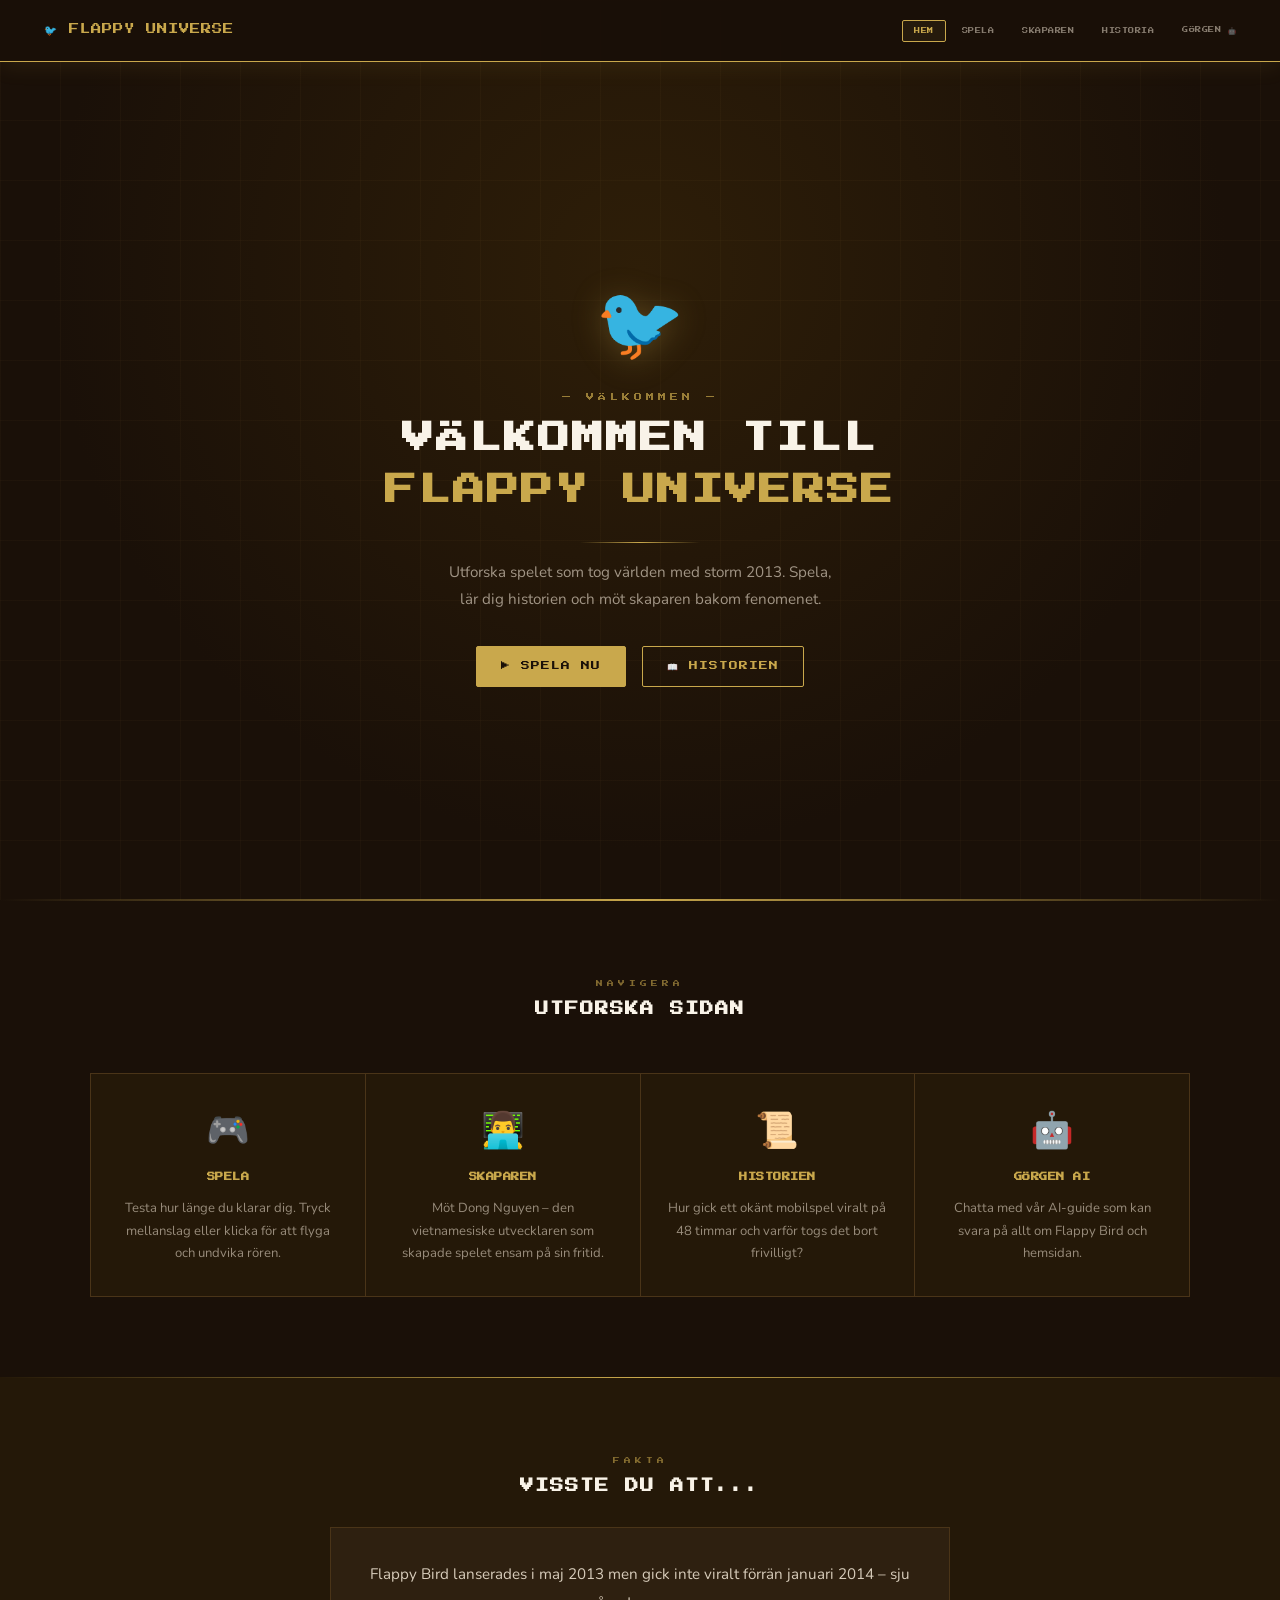
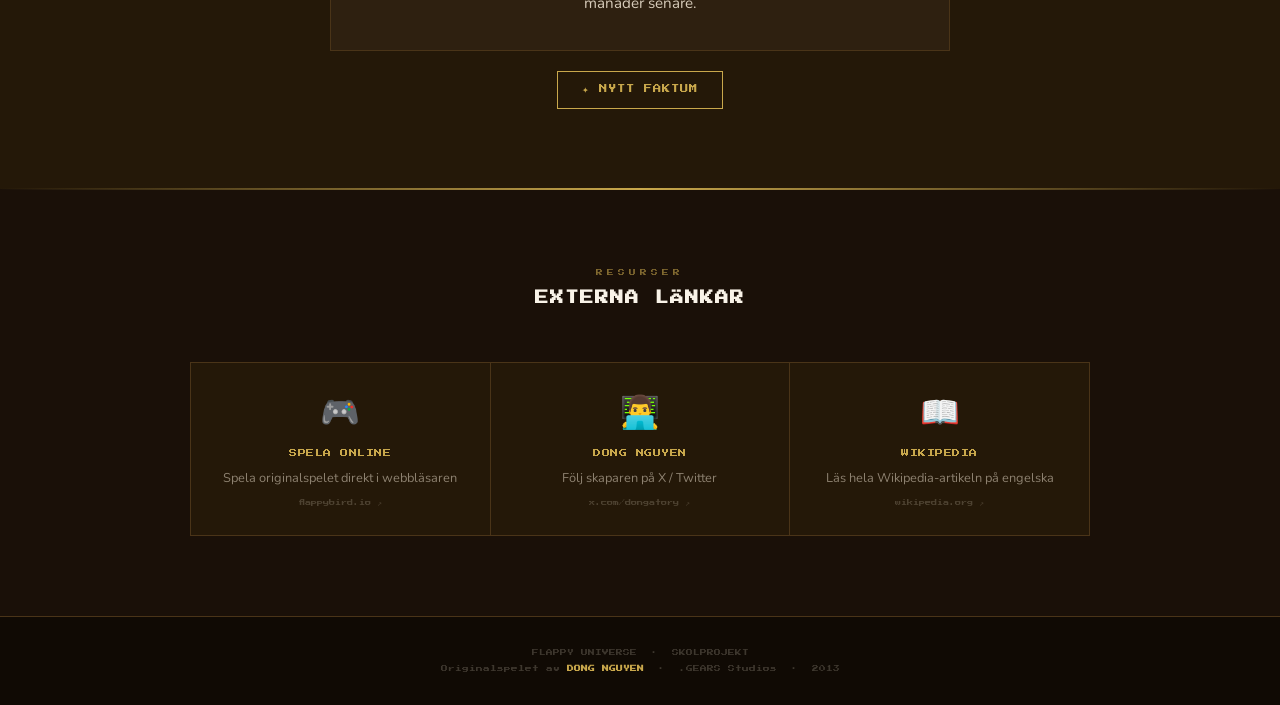
<file: index.html>
<!DOCTYPE html>
<html lang="sv">
<head>
<meta charset="UTF-8">
<meta name="viewport" content="width=device-width, initial-scale=1.0">
<title>Flappy Universe – Hemsida</title>
<link href="https://fonts.googleapis.com/css2?family=Press+Start+2P&family=Nunito:wght@400;700;900&display=swap" rel="stylesheet">
<style>
  :root {
    --guld: #c9a84c;
    --guld2: #e8c97a;
    --mork: #1a1008;
    --yta: #241808;
    --yta2: #2e2010;
    --kant: #4a3418;
    --text: #f5ead8;
    --creme: #f9f3e8;
  }
  * { margin:0; padding:0; box-sizing:border-box; }
  body { font-family:'Nunito',sans-serif; background:var(--mork); color:var(--text); min-height:100vh; overflow-x:hidden; }

  nav {
    position:fixed; top:0; left:0; right:0; z-index:100;
    background:rgba(26,16,8,0.98);
    border-bottom:1px solid var(--guld);
    box-shadow:0 2px 24px rgba(201,168,76,0.12);
    display:flex; align-items:center; padding:0 32px; height:62px; gap:4px;
  }
  .logo { font-family:'Press Start 2P',monospace; font-size:.65rem; color:var(--guld); text-decoration:none; margin-right:auto; letter-spacing:1px; }
  nav a { font-family:'Press Start 2P',monospace; font-size:.38rem; color:rgba(245,234,216,.5); text-decoration:none; padding:7px 11px; border:1px solid transparent; border-radius:2px; transition:.2s; white-space:nowrap; letter-spacing:.5px; }
  nav a:hover, nav a.on { color:var(--guld); border-color:var(--guld); background:rgba(201,168,76,.07); }

  /* HERO */
  .hero {
    min-height:100vh; padding-top:62px;
    background:radial-gradient(ellipse at 50% 30%, #2e1e08 0%, #1a1008 65%);
    display:flex; flex-direction:column; align-items:center; justify-content:center;
    position:relative; overflow:hidden;
  }
  .hero::before {
    content:''; position:absolute; inset:0;
    background-image:
      linear-gradient(rgba(201,168,76,.035) 1px, transparent 1px),
      linear-gradient(90deg, rgba(201,168,76,.035) 1px, transparent 1px);
    background-size:60px 60px;
  }
  .hero::after {
    content:''; position:absolute; bottom:0; left:0; right:0; height:1px;
    background:linear-gradient(90deg, transparent, var(--guld), transparent);
  }

  .bird-anim { font-size:4.5rem; animation:bob .9s ease-in-out infinite alternate; z-index:2; filter:drop-shadow(0 4px 16px rgba(201,168,76,.3)); }
  @keyframes bob { from{transform:translateY(0) rotate(-4deg)} to{transform:translateY(-14px) rotate(5deg)} }

  .hero-eyebrow { font-family:'Press Start 2P',monospace; font-size:.5rem; color:var(--guld); letter-spacing:4px; z-index:2; margin:20px 0 12px; opacity:.7; }
  .hero-title { font-family:'Press Start 2P',monospace; font-size:clamp(1rem,4vw,2rem); text-align:center; z-index:2; padding:0 20px; color:var(--creme); letter-spacing:2px; line-height:1.6; margin-bottom:10px; }
  .hero-title span { color:var(--guld); }
  .hero-divider { width:120px; height:1px; background:linear-gradient(90deg,transparent,var(--guld),transparent); z-index:2; margin:16px 0; }
  .hero-sub { z-index:2; font-size:.95rem; color:rgba(245,234,216,.6); text-align:center; max-width:440px; padding:0 20px; line-height:1.8; }
  .btns { display:flex; gap:16px; margin-top:32px; z-index:2; flex-wrap:wrap; justify-content:center; padding:0 20px; }
  .btn { font-family:'Press Start 2P',monospace; font-size:.55rem; padding:14px 24px; border-radius:2px; cursor:pointer; text-decoration:none; display:inline-block; transition:.2s; letter-spacing:1px; }
  .btn-fill { background:var(--guld); color:var(--mork); border:1px solid var(--guld); }
  .btn-fill:hover { background:var(--guld2); }
  .btn-out { background:transparent; color:var(--guld); border:1px solid var(--guld); }
  .btn-out:hover { background:rgba(201,168,76,.1); }

  /* CARDS */
  .cards-sec { background:var(--mork); padding:80px 32px; position:relative; }
  .cards-sec::before { content:''; position:absolute; top:0; left:0; right:0; height:1px; background:linear-gradient(90deg,transparent,var(--guld),transparent); }
  .sec-label { font-family:'Press Start 2P',monospace; font-size:.42rem; color:var(--guld); text-align:center; letter-spacing:4px; margin-bottom:10px; opacity:.6; }
  .sec-title { font-family:'Press Start 2P',monospace; font-size:.85rem; color:var(--creme); text-align:center; margin-bottom:52px; letter-spacing:1px; line-height:1.8; }
  .cards { display:grid; grid-template-columns:repeat(auto-fit,minmax(210px,1fr)); gap:1px; max-width:1100px; margin:0 auto; background:var(--kant); border:1px solid var(--kant); }
  .card { background:var(--yta); padding:32px 24px; text-align:center; transition:.25s; text-decoration:none; color:inherit; display:block; position:relative; }
  .card:hover { background:var(--yta2); }
  .card::after { content:''; position:absolute; bottom:0; left:50%; transform:translateX(-50%); width:0; height:1px; background:var(--guld); transition:.3s; }
  .card:hover::after { width:60%; }
  .card-icon { font-size:2.2rem; margin-bottom:16px; display:block; }
  .card h3 { font-family:'Press Start 2P',monospace; font-size:.52rem; color:var(--guld); margin-bottom:12px; line-height:1.8; letter-spacing:.5px; }
  .card p { font-size:.82rem; color:rgba(245,234,216,.55); line-height:1.7; }

  /* FACTS */
  .facts-sec { background:var(--yta); padding:80px 32px; position:relative; }
  .facts-sec::before,.facts-sec::after { content:''; position:absolute; left:0; right:0; height:1px; background:linear-gradient(90deg,transparent,var(--guld),transparent); }
  .facts-sec::before { top:0; } .facts-sec::after { bottom:0; }
  .fact-box { max-width:620px; margin:0 auto; text-align:center; }
  .fact-text { font-size:.95rem; line-height:1.9; color:rgba(245,234,216,.85); background:var(--yta2); border:1px solid var(--kant); padding:32px; min-height:110px; display:flex; align-items:center; justify-content:center; margin-bottom:20px; transition:.3s; }
  .fact-btn { font-family:'Press Start 2P',monospace; font-size:.52rem; padding:13px 24px; background:transparent; color:var(--guld); border:1px solid var(--guld); cursor:pointer; transition:.2s; letter-spacing:1px; }
  .fact-btn:hover { background:rgba(201,168,76,.1); }

  /* LINKS */
  .links-sec { background:var(--mork); padding:80px 32px; position:relative; }
  .links-sec::before { content:''; position:absolute; top:0; left:0; right:0; height:1px; background:linear-gradient(90deg,transparent,var(--guld),transparent); }
  .link-cards { display:grid; grid-template-columns:repeat(auto-fit,minmax(220px,1fr)); gap:1px; max-width:900px; margin:0 auto; background:var(--kant); border:1px solid var(--kant); }
  .link-card { display:block; background:var(--yta); padding:28px 22px; text-decoration:none; color:var(--text); transition:.2s; text-align:center; position:relative; }
  .link-card:hover { background:var(--yta2); }
  .link-card::after { content:''; position:absolute; bottom:0; left:50%; transform:translateX(-50%); width:0; height:1px; background:var(--guld); transition:.3s; }
  .link-card:hover::after { width:60%; }
  .link-icon { font-size:2rem; margin-bottom:12px; display:block; }
  .link-title { font-family:'Press Start 2P',monospace; font-size:.5rem; color:var(--guld); margin-bottom:8px; line-height:1.8; letter-spacing:.5px; }
  .link-desc { font-size:.8rem; color:rgba(245,234,216,.5); line-height:1.65; margin-bottom:10px; }
  .link-url { font-family:'Press Start 2P',monospace; font-size:.38rem; color:rgba(245,234,216,.2); }

  footer { background:#100a04; border-top:1px solid var(--kant); text-align:center; padding:28px; font-family:'Press Start 2P',monospace; font-size:.42rem; color:rgba(245,234,216,.2); line-height:2.4; }
  footer b { color:var(--guld); }

  @media(max-width:600px){ nav a{font-size:.32rem;padding:5px 7px;} .logo{font-size:.55rem;} nav{padding:0 16px;} }
</style>
</head>
<body>

<nav>
  <a href="index.html" class="logo">🐦 FLAPPY UNIVERSE</a>
  <a href="index.html" class="on">HEM</a>
  <a href="spelet.html">SPELA</a>
  <a href="skaparen.html">SKAPAREN</a>
  <a href="historia.html">HISTORIA</a>
  <a href="gorgen.html">GÖRGEN 🤖</a>
</nav>

<section class="hero">
  <div class="bird-anim">🐦</div>
  <div class="hero-eyebrow">— VÄLKOMMEN —</div>
  <h1 class="hero-title">VÄLKOMMEN TILL<br><span>FLAPPY UNIVERSE</span></h1>
  <div class="hero-divider"></div>
  <p class="hero-sub">Utforska spelet som tog världen med storm 2013. Spela, lär dig historien och möt skaparen bakom fenomenet.</p>
  <div class="btns">
    <a href="spelet.html" class="btn btn-fill">▶ SPELA NU</a>
    <a href="historia.html" class="btn btn-out">📖 HISTORIEN</a>
  </div>
</section>

<section class="cards-sec">
  <div class="sec-label">NAVIGERA</div>
  <h2 class="sec-title">UTFORSKA SIDAN</h2>
  <div class="cards">
    <a class="card" href="spelet.html">
      <span class="card-icon">🎮</span>
      <h3>SPELA</h3>
      <p>Testa hur länge du klarar dig. Tryck mellanslag eller klicka för att flyga och undvika rören.</p>
    </a>
    <a class="card" href="skaparen.html">
      <span class="card-icon">👨‍💻</span>
      <h3>SKAPAREN</h3>
      <p>Möt Dong Nguyen – den vietnamesiske utvecklaren som skapade spelet ensam på sin fritid.</p>
    </a>
    <a class="card" href="historia.html">
      <span class="card-icon">📜</span>
      <h3>HISTORIEN</h3>
      <p>Hur gick ett okänt mobilspel viralt på 48 timmar och varför togs det bort frivilligt?</p>
    </a>
    <a class="card" href="gorgen.html">
      <span class="card-icon">🤖</span>
      <h3>GÖRGEN AI</h3>
      <p>Chatta med vår AI-guide som kan svara på allt om Flappy Bird och hemsidan.</p>
    </a>
  </div>
</section>

<section class="facts-sec">
  <div class="fact-box">
    <div class="sec-label">FAKTA</div>
    <h2 class="sec-title" style="margin-bottom:28px;">VISSTE DU ATT...</h2>
    <div class="fact-text" id="factText">Laddar faktum...</div>
    <button class="fact-btn" onclick="newFact()">✦ NYTT FAKTUM</button>
  </div>
</section>

<section class="links-sec">
  <div class="sec-label" style="text-align:center;margin-bottom:10px;">RESURSER</div>
  <h2 class="sec-title">EXTERNA LÄNKAR</h2>
  <div class="link-cards">
    <a class="link-card" href="https://flappybird.io" target="_blank" rel="noopener">
      <span class="link-icon">🎮</span>
      <div class="link-title">SPELA ONLINE</div>
      <div class="link-desc">Spela originalspelet direkt i webbläsaren</div>
      <div class="link-url">flappybird.io ↗</div>
    </a>
    <a class="link-card" href="https://x.com/dongatory" target="_blank" rel="noopener">
      <span class="link-icon">👨‍💻</span>
      <div class="link-title">DONG NGUYEN</div>
      <div class="link-desc">Följ skaparen på X / Twitter</div>
      <div class="link-url">x.com/dongatory ↗</div>
    </a>
    <a class="link-card" href="https://en.wikipedia.org/wiki/Flappy_Bird" target="_blank" rel="noopener">
      <span class="link-icon">📖</span>
      <div class="link-title">WIKIPEDIA</div>
      <div class="link-desc">Läs hela Wikipedia-artikeln på engelska</div>
      <div class="link-url">wikipedia.org ↗</div>
    </a>
  </div>
</section>

<footer>
  <div>FLAPPY UNIVERSE &nbsp;·&nbsp; SKOLPROJEKT</div>
  <div>Originalspelet av <b>DONG NGUYEN</b> &nbsp;·&nbsp; .GEARS Studios &nbsp;·&nbsp; 2013</div>
</footer>

<script>
const facts = [
  "Flappy Bird laddades ner över 50 miljoner gånger på bara två månader!",
  "Dong Nguyen tjänade ungefär 50 000 dollar PER DAG i reklamintäkter när spelet var som störst.",
  "Spelet skapades på bara 2–3 dagar av en enda person.",
  "Dong Nguyen tog frivilligt bort spelet den 9 februari 2014 – trots att det var gratis och extremt populärt.",
  "Telefoner med Flappy Bird installerat såldes på eBay för upp till 90 000 kronor efter borttagningen.",
  "Rörens design är inspirerad av Super Mario Bros från Nintendo.",
  "Spelet låg etta på App Store i över 150 länder.",
  "Nguyen fick ständiga meddelanden om att spelet förstörde folks liv.",
  "Flappy Bird lanserades i maj 2013 men gick inte viralt förrän januari 2014 – sju månader senare.",
  "Spelet är känt som ett av de svåraste mobilspelen någonsin."
];
let last = -1;
function newFact() {
  let i; do { i = Math.floor(Math.random()*facts.length); } while(i===last);
  last = i;
  const el = document.getElementById('factText');
  el.style.opacity='0';
  setTimeout(()=>{ el.textContent=facts[i]; el.style.transition='opacity .4s'; el.style.opacity='1'; },200);
}
newFact();
</script>
</body>
</html>
</file>
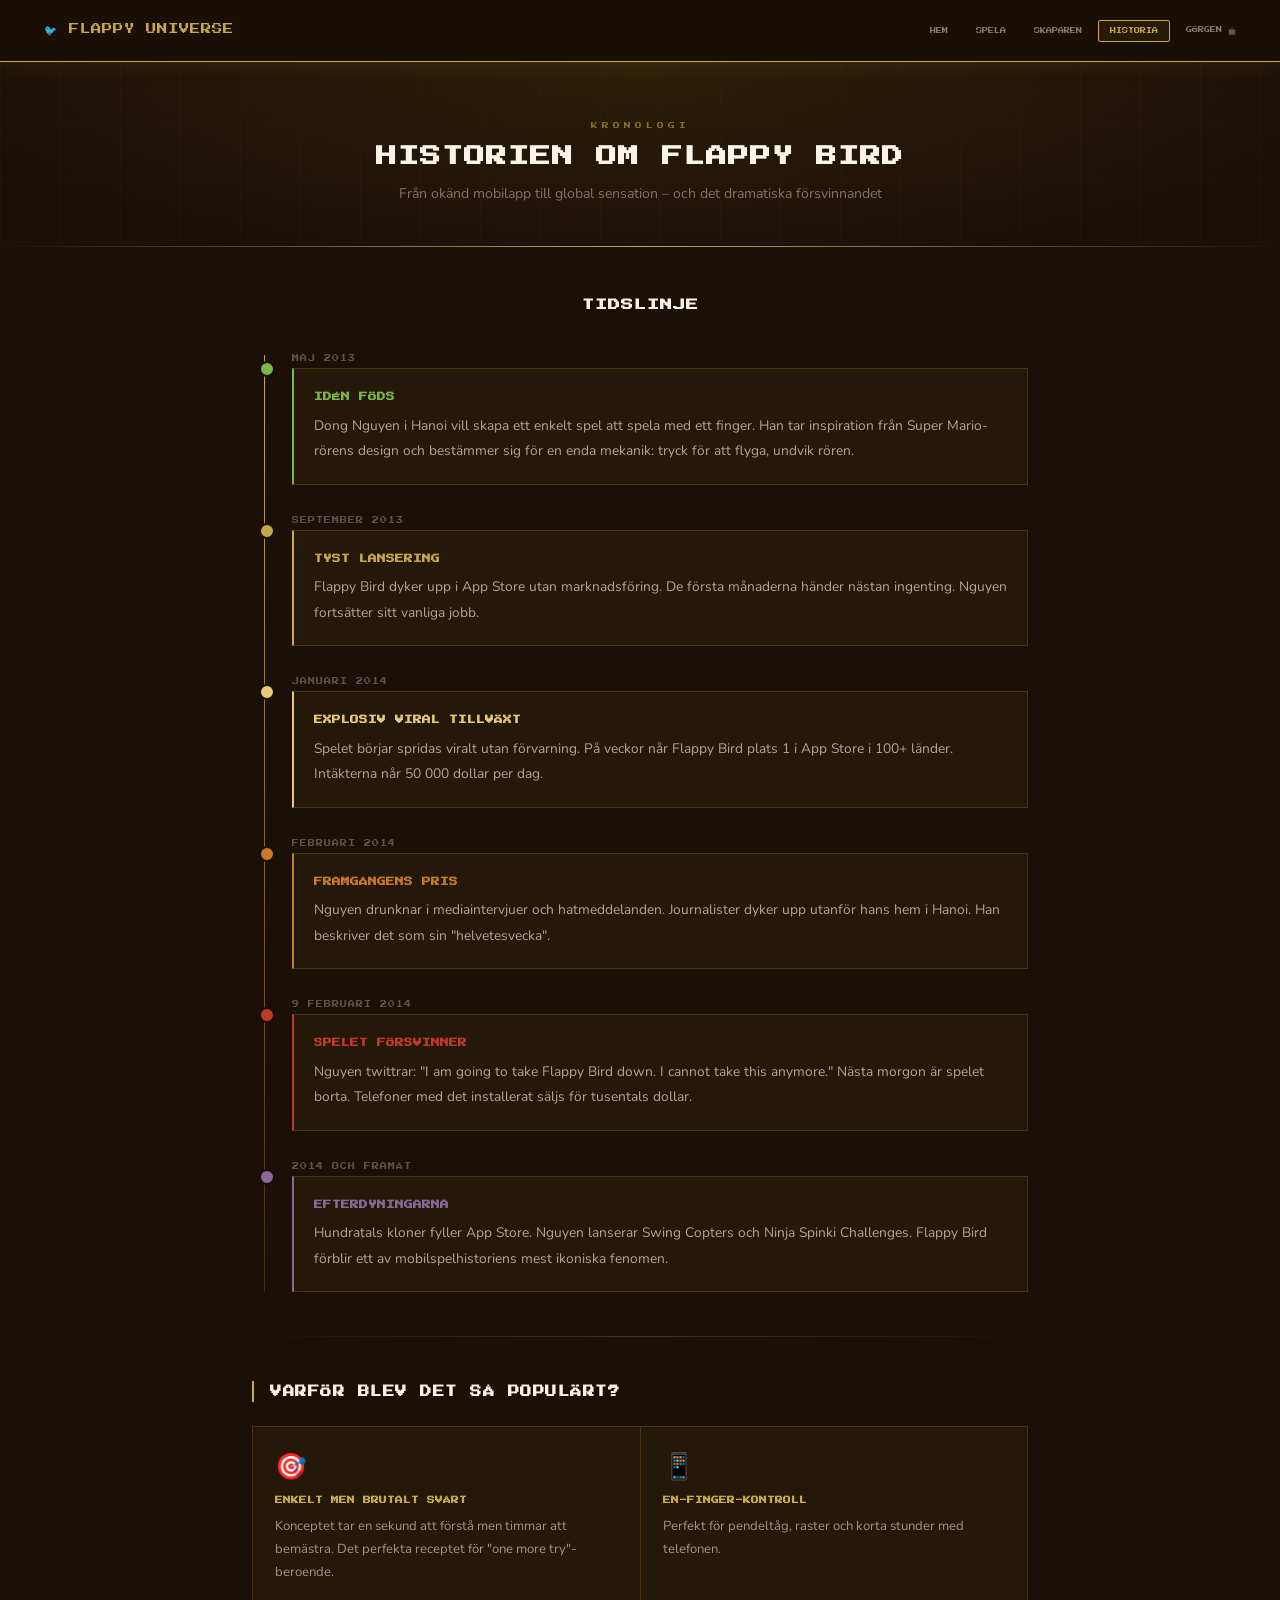
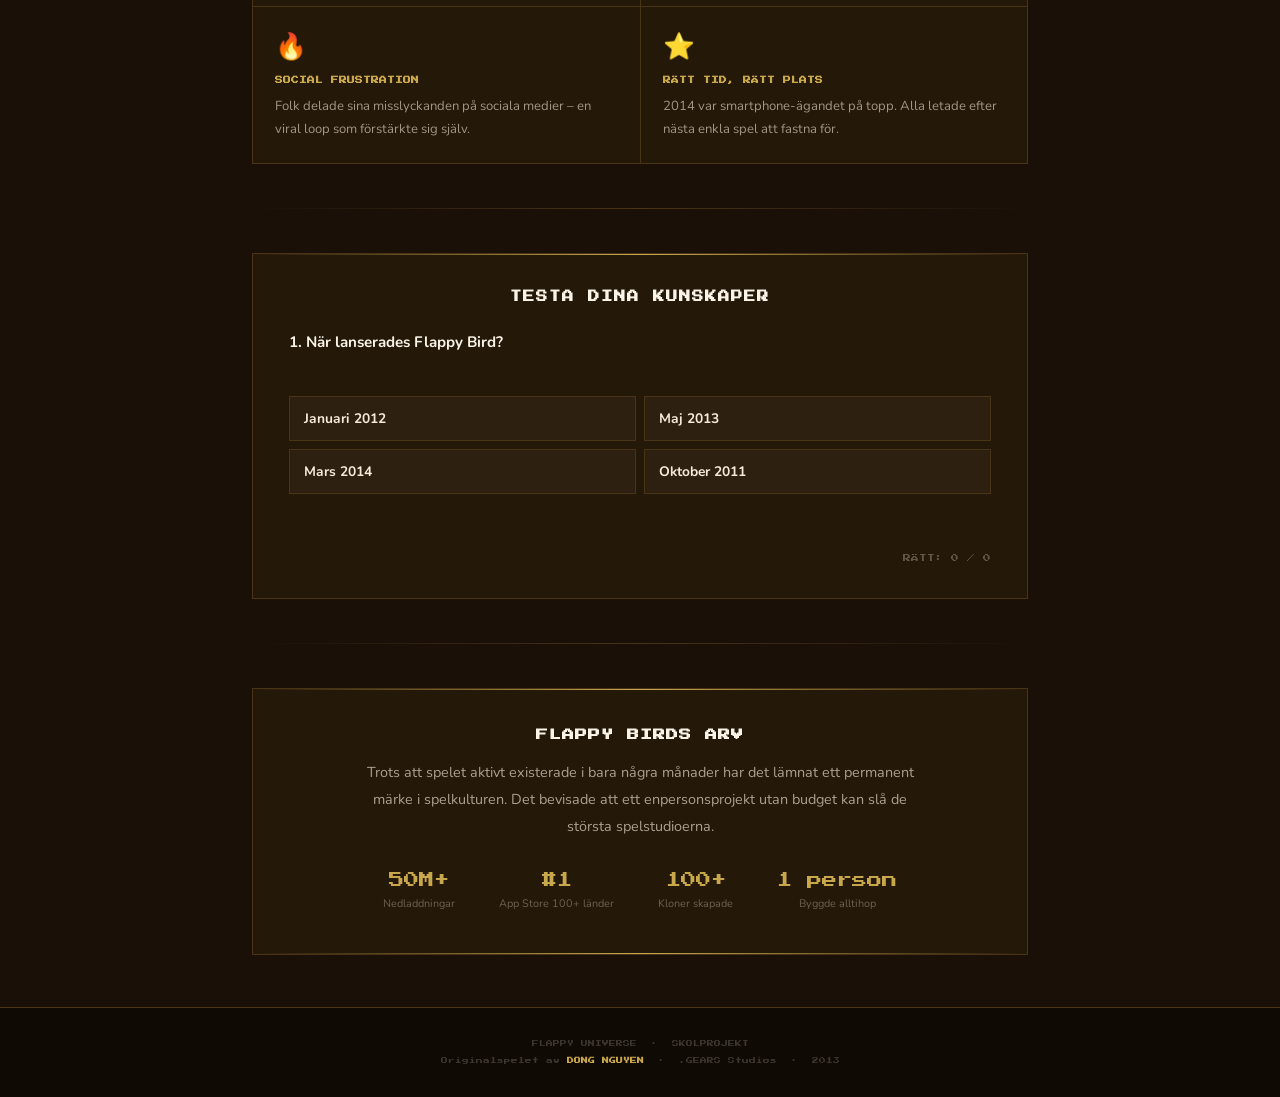
<file: historia.html>
<!DOCTYPE html>
<html lang="sv">
<head>
<meta charset="UTF-8">
<meta name="viewport" content="width=device-width, initial-scale=1.0">
<title>Historien – Flappy Universe</title>
<link href="https://fonts.googleapis.com/css2?family=Press+Start+2P&family=Nunito:wght@400;700;900&display=swap" rel="stylesheet">
<style>
  :root { --guld:#c9a84c; --guld2:#e8c97a; --mork:#1a1008; --yta:#241808; --yta2:#2e2010; --kant:#4a3418; --text:#f5ead8; --creme:#f9f3e8; }
  * { margin:0; padding:0; box-sizing:border-box; }
  body { font-family:'Nunito',sans-serif; background:var(--mork); color:var(--text); min-height:100vh; overflow-x:hidden; }
  nav { position:fixed;top:0;left:0;right:0;z-index:100;background:rgba(26,16,8,.98);border-bottom:1px solid var(--guld);box-shadow:0 2px 24px rgba(201,168,76,.12);display:flex;align-items:center;padding:0 32px;height:62px;gap:4px; }
  .logo { font-family:'Press Start 2P',monospace;font-size:.65rem;color:var(--guld);text-decoration:none;margin-right:auto;letter-spacing:1px; }
  nav a { font-family:'Press Start 2P',monospace;font-size:.38rem;color:rgba(245,234,216,.5);text-decoration:none;padding:7px 11px;border:1px solid transparent;border-radius:2px;transition:.2s;white-space:nowrap; }
  nav a:hover,nav a.on { color:var(--guld);border-color:var(--guld);background:rgba(201,168,76,.07); }
  .page { padding-top:62px; }
  .hero-band { background:radial-gradient(ellipse at 50% 0%,#2e1e08 0%,#1a1008 80%);padding:60px 32px 44px;text-align:center;position:relative;overflow:hidden; }
  .hero-band::before { content:'';position:absolute;inset:0;background-image:linear-gradient(rgba(201,168,76,.025) 1px,transparent 1px),linear-gradient(90deg,rgba(201,168,76,.025) 1px,transparent 1px);background-size:60px 60px; }
  .hero-band::after { content:'';position:absolute;bottom:0;left:0;right:0;height:1px;background:linear-gradient(90deg,transparent,var(--guld),transparent); }
  .sec-label { font-family:'Press Start 2P',monospace;font-size:.42rem;color:var(--guld);letter-spacing:4px;margin-bottom:10px;opacity:.6;position:relative; }
  .hero-band h1 { font-family:'Press Start 2P',monospace;font-size:clamp(.85rem,3vw,1.3rem);color:var(--creme);margin-bottom:10px;position:relative;letter-spacing:1px;line-height:1.7; }
  .hero-band p { color:rgba(245,234,216,.45);font-size:.88rem;position:relative; }
  .content { max-width:840px;margin:0 auto;padding:52px 32px; }
  .divider { height:1px;background:linear-gradient(90deg,transparent,var(--kant),transparent);margin:44px 0; }
  .tl-title { font-family:'Press Start 2P',monospace;font-size:.75rem;color:var(--creme);text-align:center;margin-bottom:44px;letter-spacing:1px; }
  .tl { position:relative;padding-left:40px;margin-bottom:0; }
  .tl::before { content:'';position:absolute;left:12px;top:0;bottom:0;width:1px;background:linear-gradient(180deg,var(--guld),rgba(201,168,76,.2)); }
  .tli { position:relative;margin-bottom:32px;animation:si .45s ease both; }
  @keyframes si { from{opacity:0;transform:translateX(-14px)} to{opacity:1;transform:translateX(0)} }
  .tli:nth-child(1){animation-delay:.05s}.tli:nth-child(2){animation-delay:.1s}.tli:nth-child(3){animation-delay:.15s}.tli:nth-child(4){animation-delay:.2s}.tli:nth-child(5){animation-delay:.25s}.tli:nth-child(6){animation-delay:.3s}
  .dot { position:absolute;left:-33px;top:6px;width:16px;height:16px;border-radius:50%;border:2px solid var(--mork);z-index:1; }
  .date { font-family:'Press Start 2P',monospace;font-size:.44rem;color:rgba(245,234,216,.3);margin-bottom:6px;letter-spacing:1px; }
  .tl-card { background:var(--yta);border:1px solid var(--kant);border-left:2px solid var(--ac);padding:20px;transition:.2s; }
  .tl-card:hover { background:var(--yta2); }
  .tl-card h3 { font-family:'Press Start 2P',monospace;font-size:.54rem;color:var(--ac);margin-bottom:8px;line-height:1.8; }
  .tl-card p { font-size:.86rem;color:rgba(245,234,216,.68);line-height:1.85; }
  .sec-title { font-family:'Press Start 2P',monospace;font-size:.72rem;color:var(--creme);margin-bottom:24px;padding-left:16px;border-left:2px solid var(--guld);letter-spacing:.5px;line-height:1.8; }
  .why-grid { display:grid;grid-template-columns:1fr 1fr;gap:1px;background:var(--kant);border:1px solid var(--kant);margin-bottom:0; }
  .why { background:var(--yta);padding:22px;transition:.2s; }
  .why:hover { background:var(--yta2); }
  .why-ico { font-size:1.6rem;margin-bottom:10px;display:block; }
  .why h4 { font-family:'Press Start 2P',monospace;font-size:.48rem;color:var(--guld);margin-bottom:8px;line-height:1.7; }
  .why p { font-size:.82rem;color:rgba(245,234,216,.6);line-height:1.75; }
  .quiz-sec { background:var(--yta);border:1px solid var(--kant);padding:36px;position:relative;overflow:hidden; }
  .quiz-sec::before { content:'';position:absolute;top:0;left:0;right:0;height:1px;background:linear-gradient(90deg,transparent,var(--guld),transparent); }
  .quiz-sec h2 { font-family:'Press Start 2P',monospace;font-size:.72rem;color:var(--creme);margin-bottom:28px;text-align:center;letter-spacing:1px; }
  .q-text { font-size:.95rem;font-weight:700;color:var(--creme);margin-bottom:18px;min-height:48px;line-height:1.7; }
  .q-opts { display:grid;grid-template-columns:1fr 1fr;gap:8px;margin-bottom:18px; }
  .q-opt { font-family:'Nunito',sans-serif;font-size:.86rem;font-weight:700;padding:12px 14px;border:1px solid var(--kant);background:var(--yta2);color:var(--text);cursor:pointer;transition:.15s;text-align:left; }
  .q-opt:hover:not(:disabled) { border-color:var(--guld);background:rgba(201,168,76,.08); }
  .q-opt.correct { border-color:#7ab648;background:rgba(122,182,72,.1);color:#a8d878; }
  .q-opt.wrong { border-color:#c0392b;background:rgba(192,57,43,.1);color:#e07060; }
  .q-opt:disabled { cursor:default; }
  .q-feedback { font-family:'Press Start 2P',monospace;font-size:.52rem;min-height:28px;margin-bottom:14px;line-height:1.8; }
  .q-nav { display:flex;gap:12px;align-items:center;flex-wrap:wrap; }
  .q-btn { font-family:'Press Start 2P',monospace;font-size:.48rem;padding:11px 20px;background:transparent;color:var(--guld);border:1px solid var(--guld);cursor:pointer;transition:.2s;letter-spacing:.5px; }
  .q-btn:hover { background:rgba(201,168,76,.1); }
  .q-score { font-family:'Press Start 2P',monospace;font-size:.48rem;color:rgba(245,234,216,.3);margin-left:auto; }
  .legacy { background:var(--yta);border:1px solid var(--kant);padding:40px;text-align:center;position:relative;overflow:hidden; }
  .legacy::before,.legacy::after { content:'';position:absolute;left:0;right:0;height:1px;background:linear-gradient(90deg,transparent,var(--guld),transparent); }
  .legacy::before{top:0;}.legacy::after{bottom:0;}
  .legacy h2 { font-family:'Press Start 2P',monospace;font-size:.75rem;color:var(--creme);margin-bottom:18px;letter-spacing:1px; }
  .legacy p { font-size:.9rem;color:rgba(245,234,216,.65);line-height:1.9;max-width:560px;margin:0 auto; }
  .l-nums { display:flex;justify-content:center;gap:44px;margin-top:32px;flex-wrap:wrap; }
  .l-n { text-align:center; }
  .l-n span { font-family:'Press Start 2P',monospace;font-size:.95rem;color:var(--guld);display:block;margin-bottom:6px; }
  .l-n p { font-size:.68rem;color:rgba(245,234,216,.35); }
  footer { background:#100a04;border-top:1px solid var(--kant);text-align:center;padding:28px;font-family:'Press Start 2P',monospace;font-size:.42rem;color:rgba(245,234,216,.2);line-height:2.4; }
  footer b { color:var(--guld); }
  @media(max-width:520px){ .why-grid{grid-template-columns:1fr;}.q-opts{grid-template-columns:1fr;} nav a{font-size:.32rem;padding:5px 7px;} .logo{font-size:.55rem;} nav{padding:0 16px;} }
</style>
</head>
<body>
<nav>
  <a href="index.html" class="logo">🐦 FLAPPY UNIVERSE</a>
  <a href="index.html">HEM</a>
  <a href="spelet.html">SPELA</a>
  <a href="skaparen.html">SKAPAREN</a>
  <a href="historia.html" class="on">HISTORIA</a>
  <a href="gorgen.html">GÖRGEN 🤖</a>
</nav>
<div class="page">
  <div class="hero-band">
    <div class="sec-label">KRONOLOGI</div>
    <h1>HISTORIEN OM FLAPPY BIRD</h1>
    <p>Från okänd mobilapp till global sensation – och det dramatiska försvinnandet</p>
  </div>
  <div class="content">
    <h2 class="tl-title">TIDSLINJE</h2>
    <div class="tl">
      <div class="tli" style="--ac:#7ab648"><div class="dot" style="background:#7ab648"></div><div class="date">MAJ 2013</div><div class="tl-card"><h3>IDÉN FÖDS</h3><p>Dong Nguyen i Hanoi vill skapa ett enkelt spel att spela med ett finger. Han tar inspiration från Super Mario-rörens design och bestämmer sig för en enda mekanik: tryck för att flyga, undvik rören.</p></div></div>
      <div class="tli" style="--ac:#c9a84c"><div class="dot" style="background:#c9a84c"></div><div class="date">SEPTEMBER 2013</div><div class="tl-card"><h3>TYST LANSERING</h3><p>Flappy Bird dyker upp i App Store utan marknadsföring. De första månaderna händer nästan ingenting. Nguyen fortsätter sitt vanliga jobb.</p></div></div>
      <div class="tli" style="--ac:#e8c97a"><div class="dot" style="background:#e8c97a"></div><div class="date">JANUARI 2014</div><div class="tl-card"><h3>EXPLOSIV VIRAL TILLVÄXT</h3><p>Spelet börjar spridas viralt utan förvarning. På veckor når Flappy Bird plats 1 i App Store i 100+ länder. Intäkterna når 50 000 dollar per dag.</p></div></div>
      <div class="tli" style="--ac:#c87a2a"><div class="dot" style="background:#c87a2a"></div><div class="date">FEBRUARI 2014</div><div class="tl-card"><h3>FRAMGÅNGENS PRIS</h3><p>Nguyen drunknar i mediaintervjuer och hatmeddelanden. Journalister dyker upp utanför hans hem i Hanoi. Han beskriver det som sin "helvetesvecka".</p></div></div>
      <div class="tli" style="--ac:#c0392b"><div class="dot" style="background:#c0392b"></div><div class="date">9 FEBRUARI 2014</div><div class="tl-card"><h3>SPELET FÖRSVINNER</h3><p>Nguyen twittrar: "I am going to take Flappy Bird down. I cannot take this anymore." Nästa morgon är spelet borta. Telefoner med det installerat säljs för tusentals dollar.</p></div></div>
      <div class="tli" style="--ac:#8a6a9a"><div class="dot" style="background:#8a6a9a"></div><div class="date">2014 OCH FRAMÅT</div><div class="tl-card"><h3>EFTERDYNINGARNA</h3><p>Hundratals kloner fyller App Store. Nguyen lanserar Swing Copters och Ninja Spinki Challenges. Flappy Bird förblir ett av mobilspelhistoriens mest ikoniska fenomen.</p></div></div>
    </div>
    <div class="divider"></div>
    <h2 class="sec-title">VARFÖR BLEV DET SÅ POPULÄRT?</h2>
    <div class="why-grid">
      <div class="why"><span class="why-ico">🎯</span><h4>ENKELT MEN BRUTALT SVÅRT</h4><p>Konceptet tar en sekund att förstå men timmar att bemästra. Det perfekta receptet för "one more try"-beroende.</p></div>
      <div class="why"><span class="why-ico">📱</span><h4>EN-FINGER-KONTROLL</h4><p>Perfekt för pendeltåg, raster och korta stunder med telefonen.</p></div>
      <div class="why"><span class="why-ico">🔥</span><h4>SOCIAL FRUSTRATION</h4><p>Folk delade sina misslyckanden på sociala medier – en viral loop som förstärkte sig själv.</p></div>
      <div class="why"><span class="why-ico">⭐</span><h4>RÄTT TID, RÄTT PLATS</h4><p>2014 var smartphone-ägandet på topp. Alla letade efter nästa enkla spel att fastna för.</p></div>
    </div>
    <div class="divider"></div>
    <div class="quiz-sec">
      <h2>TESTA DINA KUNSKAPER</h2>
      <div class="q-text" id="qText"></div>
      <div class="q-opts" id="qOpts"></div>
      <div class="q-feedback" id="qFeedback"></div>
      <div class="q-nav">
        <button class="q-btn" id="qNext" onclick="nextQ()" style="display:none">NÄSTA →</button>
        <div class="q-score">RÄTT: <span id="qRight">0</span> / <span id="qTotal">0</span></div>
      </div>
    </div>
    <div class="divider"></div>
    <div class="legacy">
      <h2>FLAPPY BIRDS ARV</h2>
      <p>Trots att spelet aktivt existerade i bara några månader har det lämnat ett permanent märke i spelkulturen. Det bevisade att ett enpersonsprojekt utan budget kan slå de största spelstudioerna.</p>
      <div class="l-nums">
        <div class="l-n"><span>50M+</span><p>Nedladdningar</p></div>
        <div class="l-n"><span>#1</span><p>App Store 100+ länder</p></div>
        <div class="l-n"><span>100+</span><p>Kloner skapade</p></div>
        <div class="l-n"><span>1 person</span><p>Byggde alltihop</p></div>
      </div>
    </div>
  </div>
  <footer>
    <div>FLAPPY UNIVERSE &nbsp;·&nbsp; SKOLPROJEKT</div>
    <div>Originalspelet av <b>DONG NGUYEN</b> &nbsp;·&nbsp; .GEARS Studios &nbsp;·&nbsp; 2013</div>
  </footer>
</div>
<script>
const qs=[
  {q:"När lanserades Flappy Bird?",opts:["Januari 2012","Maj 2013","Mars 2014","Oktober 2011"],a:1,exp:"Spelet lanserades i maj 2013 men gick viralt först i januari 2014."},
  {q:"Vad heter skaparen av Flappy Bird?",opts:["Dong Nguyen","Kim Nguyen","Hieu Pham","Minh Tran"],a:0,exp:"Dong Nguyen, känd som dong72, skapade spelet ensam i Hanoi, Vietnam."},
  {q:"Hur mycket tjänade Nguyen per dag på höjden?",opts:["$500","$5 000","$50 000","$500 000"],a:2,exp:"På höjden tjänade Nguyen ungefär $50 000 per dag i reklamintäkter."},
  {q:"Vilket spel inspirerade rörens design?",opts:["Angry Birds","Super Mario Bros","Tetris","Pac-Man"],a:1,exp:"Nguyen inspirerades direkt av rördesignen från Super Mario Bros."},
  {q:"Varför tog Nguyen bort spelet?",opts:["Han sålde det till Apple","Upphovsrättsproblem","Han mådde dåligt av uppmärksamheten","Tekniska fel"],a:2,exp:"Nguyen uppgav att han inte kunde hantera mediefokuset och kände skuld för spelets beroendeeffekt."},
  {q:"Hur många gånger laddades spelet ner på två månader?",opts:["5 miljoner","20 miljoner","50 miljoner","100 miljoner"],a:2,exp:"Flappy Bird laddades ner över 50 miljoner gånger på bara två månader."},
  {q:"Vilket datum togs Flappy Bird bort?",opts:["1 januari 2014","9 februari 2014","15 mars 2014","30 april 2014"],a:1,exp:"Den 9 februari 2014 twittrade Nguyen att han skulle ta bort spelet."},
];
let qi=0,right=0,answered=false;
const sh=[...qs].sort(()=>Math.random()-.5);
function loadQ(){answered=false;const q=sh[qi];document.getElementById('qText').textContent=(qi+1)+'. '+q.q;document.getElementById('qFeedback').textContent='';document.getElementById('qNext').style.display='none';const el=document.getElementById('qOpts');el.innerHTML='';q.opts.forEach((o,i)=>{const b=document.createElement('button');b.className='q-opt';b.textContent=o;b.onclick=()=>answer(i);el.appendChild(b);});}
function answer(idx){if(answered)return;answered=true;const q=sh[qi];const btns=document.querySelectorAll('.q-opt');btns.forEach(b=>b.disabled=true);const fb=document.getElementById('qFeedback');if(idx===q.a){right++;btns[idx].classList.add('correct');fb.textContent='✓ RÄTT! '+q.exp;fb.style.color='#a8d878';}else{btns[idx].classList.add('wrong');btns[q.a].classList.add('correct');fb.textContent='✗ FEL. '+q.exp;fb.style.color='#e07060';}document.getElementById('qRight').textContent=right;document.getElementById('qTotal').textContent=qi+1;const nb=document.getElementById('qNext');nb.style.display='inline-block';nb.textContent=qi<sh.length-1?'NÄSTA →':'SE RESULTAT';}
function nextQ(){qi++;if(qi>=sh.length){const pct=Math.round(right/sh.length*100);document.getElementById('qText').textContent='QUIZ KLART! '+right+' av '+sh.length+' rätt ('+pct+'%)';document.getElementById('qOpts').innerHTML='';const fb=document.getElementById('qFeedback');fb.textContent=pct>=80?'UTMÄRKT – Du kan din Flappy Bird-historia.':pct>=50?'BRA JOBBAT – Läs gärna om historiken.':'FÖRSÖK IGEN – Gå tillbaka och läs historiken!';fb.style.color='#e8c97a';const nb=document.getElementById('qNext');nb.textContent='↺ SPELA IGEN';nb.onclick=()=>{qi=0;right=0;sh.sort(()=>Math.random()-.5);loadQ();document.getElementById('qRight').textContent=0;document.getElementById('qTotal').textContent=0;};return;}loadQ();}
loadQ();
</script>
</body>
</html>
</file>
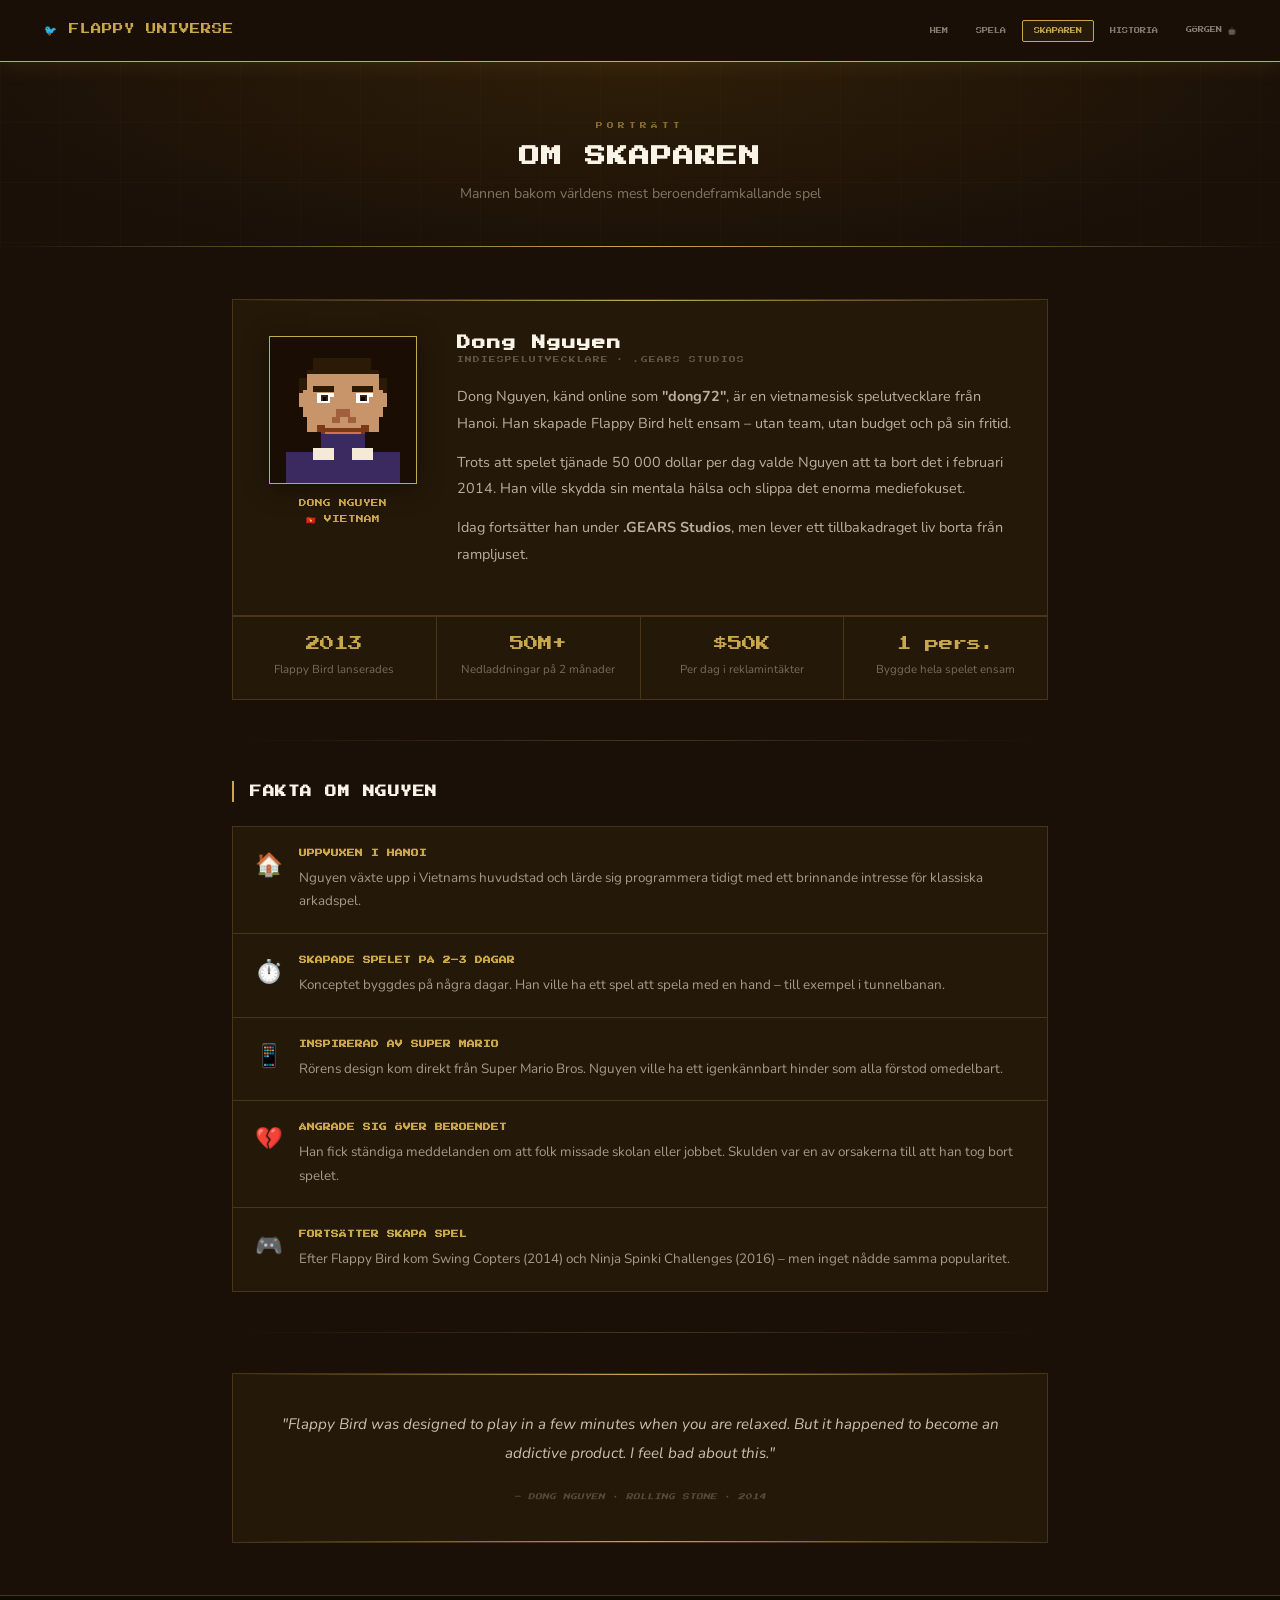
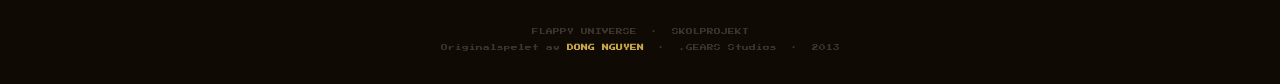
<file: skaparen.html>
<!DOCTYPE html>
<html lang="sv">
<head>
<meta charset="UTF-8">
<meta name="viewport" content="width=device-width, initial-scale=1.0">
<title>Skaparen – Flappy Universe</title>
<link href="https://fonts.googleapis.com/css2?family=Press+Start+2P&family=Nunito:wght@400;700;900&display=swap" rel="stylesheet">
<style>
  :root { --guld:#c9a84c; --guld2:#e8c97a; --mork:#1a1008; --yta:#241808; --yta2:#2e2010; --kant:#4a3418; --text:#f5ead8; --creme:#f9f3e8; }
  * { margin:0; padding:0; box-sizing:border-box; }
  body { font-family:'Nunito',sans-serif; background:var(--mork); color:var(--text); min-height:100vh; overflow-x:hidden; }
  nav { position:fixed;top:0;left:0;right:0;z-index:100;background:rgba(26,16,8,.98);border-bottom:1px solid var(--guld);box-shadow:0 2px 24px rgba(201,168,76,.12);display:flex;align-items:center;padding:0 32px;height:62px;gap:4px; }
  .logo { font-family:'Press Start 2P',monospace;font-size:.65rem;color:var(--guld);text-decoration:none;margin-right:auto;letter-spacing:1px; }
  nav a { font-family:'Press Start 2P',monospace;font-size:.38rem;color:rgba(245,234,216,.5);text-decoration:none;padding:7px 11px;border:1px solid transparent;border-radius:2px;transition:.2s;white-space:nowrap; }
  nav a:hover,nav a.on { color:var(--guld);border-color:var(--guld);background:rgba(201,168,76,.07); }
  .page { padding-top:62px; }
  .hero-band { background:radial-gradient(ellipse at 50% 0%,#2e1e08 0%,#1a1008 80%);padding:60px 32px 44px;text-align:center;position:relative;overflow:hidden; }
  .hero-band::before { content:'';position:absolute;inset:0;background-image:linear-gradient(rgba(201,168,76,.025) 1px,transparent 1px),linear-gradient(90deg,rgba(201,168,76,.025) 1px,transparent 1px);background-size:60px 60px; }
  .hero-band::after { content:'';position:absolute;bottom:0;left:0;right:0;height:1px;background:linear-gradient(90deg,transparent,var(--guld),transparent); }
  .sec-label { font-family:'Press Start 2P',monospace;font-size:.42rem;color:var(--guld);letter-spacing:4px;margin-bottom:10px;opacity:.6;position:relative; }
  .hero-band h1 { font-family:'Press Start 2P',monospace;font-size:clamp(.85rem,3vw,1.3rem);color:var(--creme);margin-bottom:10px;position:relative;letter-spacing:1px;line-height:1.7; }
  .hero-band p { color:rgba(245,234,216,.45);font-size:.88rem;position:relative; }
  .content { max-width:880px;margin:0 auto;padding:52px 32px; }
  .divider { height:1px;background:linear-gradient(90deg,transparent,var(--kant),transparent);margin:40px 0; }
  .profile { display:flex;gap:40px;align-items:flex-start;background:var(--yta);border:1px solid var(--kant);padding:36px;margin-bottom:0;flex-wrap:wrap;position:relative; }
  .profile::before { content:'';position:absolute;top:0;left:0;right:0;height:1px;background:linear-gradient(90deg,transparent,var(--guld),transparent); }
  .portrait-wrap { flex-shrink:0;display:flex;flex-direction:column;align-items:center;gap:12px; }
  .portrait { width:148px;height:148px;border:1px solid var(--guld);overflow:hidden;background:#1a0e04;box-shadow:0 4px 24px rgba(0,0,0,.4); }
  .portrait canvas { display:block;width:100%;height:100%;image-rendering:pixelated; }
  .p-name { font-family:'Press Start 2P',monospace;font-size:.48rem;color:var(--guld);text-align:center;line-height:2; }
  .profile-text { flex:1;min-width:200px; }
  .profile-text h2 { font-family:'Press Start 2P',monospace;font-size:.85rem;color:var(--creme);margin-bottom:6px;letter-spacing:1px; }
  .profile-text .sub { font-family:'Press Start 2P',monospace;font-size:.42rem;color:rgba(245,234,216,.3);margin-bottom:20px;letter-spacing:1px; }
  .profile-text p { font-size:.9rem;line-height:1.85;color:rgba(245,234,216,.72);margin-bottom:12px; }
  .stats { display:grid;grid-template-columns:repeat(auto-fit,minmax(130px,1fr));gap:1px;margin:0;background:var(--kant);border:1px solid var(--kant); }
  .stat { background:var(--yta);padding:20px 14px;text-align:center;transition:.2s; }
  .stat:hover { background:var(--yta2); }
  .stat-n { font-family:'Press Start 2P',monospace;font-size:.9rem;color:var(--guld);display:block;margin-bottom:6px; }
  .stat-l { font-size:.72rem;color:rgba(245,234,216,.4);line-height:1.4; }
  .sec-title { font-family:'Press Start 2P',monospace;font-size:.72rem;color:var(--creme);margin-bottom:24px;padding-left:16px;border-left:2px solid var(--guld);letter-spacing:.5px;line-height:1.8; }
  .facts-list { display:flex;flex-direction:column;gap:1px;background:var(--kant);border:1px solid var(--kant);margin-bottom:0; }
  .fact-item { display:flex;gap:16px;background:var(--yta);padding:20px 22px;align-items:flex-start;transition:.2s; }
  .fact-item:hover { background:var(--yta2); }
  .fact-ico { font-size:1.4rem;flex-shrink:0;margin-top:2px; }
  .fact-item h4 { font-family:'Press Start 2P',monospace;font-size:.48rem;color:var(--guld);margin-bottom:6px;line-height:1.7; }
  .fact-item p { font-size:.84rem;color:rgba(245,234,216,.62);line-height:1.75; }
  .quote { background:var(--yta);border:1px solid var(--kant);padding:36px;text-align:center;position:relative;overflow:hidden; }
  .quote::before,.quote::after { content:'';position:absolute;left:0;right:0;height:1px;background:linear-gradient(90deg,transparent,var(--guld),transparent); }
  .quote::before{top:0;}.quote::after{bottom:0;}
  .quote blockquote { font-size:.95rem;font-style:italic;color:rgba(245,234,216,.8);line-height:1.9;margin-bottom:16px; }
  .quote cite { font-family:'Press Start 2P',monospace;font-size:.42rem;color:rgba(245,234,216,.25); }
  footer { background:#100a04;border-top:1px solid var(--kant);text-align:center;padding:28px;font-family:'Press Start 2P',monospace;font-size:.42rem;color:rgba(245,234,216,.2);line-height:2.4; }
  footer b { color:var(--guld); }
  @media(max-width:600px){ .profile{flex-direction:column;align-items:center;} nav a{font-size:.32rem;padding:5px 7px;} .logo{font-size:.55rem;} nav{padding:0 16px;} }
</style>
</head>
<body>
<nav>
  <a href="index.html" class="logo">🐦 FLAPPY UNIVERSE</a>
  <a href="index.html">HEM</a>
  <a href="spelet.html">SPELA</a>
  <a href="skaparen.html" class="on">SKAPAREN</a>
  <a href="historia.html">HISTORIA</a>
  <a href="gorgen.html">GÖRGEN 🤖</a>
</nav>
<div class="page">
  <div class="hero-band">
    <div class="sec-label">PORTRÄTT</div>
    <h1>OM SKAPAREN</h1>
    <p>Mannen bakom världens mest beroendeframkallande spel</p>
  </div>
  <div class="content">
    <div class="profile">
      <div class="portrait-wrap">
        <div class="portrait"><canvas id="pc" width="75" height="75"></canvas></div>
        <div class="p-name">DONG NGUYEN<br>🇻🇳 VIETNAM</div>
      </div>
      <div class="profile-text">
        <h2>Dong Nguyen</h2>
        <div class="sub">INDIESPELUTVECKLARE · .GEARS STUDIOS</div>
        <p>Dong Nguyen, känd online som <strong>"dong72"</strong>, är en vietnamesisk spelutvecklare från Hanoi. Han skapade Flappy Bird helt ensam – utan team, utan budget och på sin fritid.</p>
        <p>Trots att spelet tjänade 50 000 dollar per dag valde Nguyen att ta bort det i februari 2014. Han ville skydda sin mentala hälsa och slippa det enorma mediefokuset.</p>
        <p>Idag fortsätter han under <strong>.GEARS Studios</strong>, men lever ett tillbakadraget liv borta från rampljuset.</p>
      </div>
    </div>
    <div class="stats">
      <div class="stat"><span class="stat-n">2013</span><span class="stat-l">Flappy Bird lanserades</span></div>
      <div class="stat"><span class="stat-n">50M+</span><span class="stat-l">Nedladdningar på 2 månader</span></div>
      <div class="stat"><span class="stat-n">$50K</span><span class="stat-l">Per dag i reklamintäkter</span></div>
      <div class="stat"><span class="stat-n">1 pers.</span><span class="stat-l">Byggde hela spelet ensam</span></div>
    </div>
    <div class="divider"></div>
    <h2 class="sec-title">FAKTA OM NGUYEN</h2>
    <div class="facts-list">
      <div class="fact-item"><div class="fact-ico">🏠</div><div><h4>UPPVUXEN I HANOI</h4><p>Nguyen växte upp i Vietnams huvudstad och lärde sig programmera tidigt med ett brinnande intresse för klassiska arkadspel.</p></div></div>
      <div class="fact-item"><div class="fact-ico">⏱️</div><div><h4>SKAPADE SPELET PÅ 2–3 DAGAR</h4><p>Konceptet byggdes på några dagar. Han ville ha ett spel att spela med en hand – till exempel i tunnelbanan.</p></div></div>
      <div class="fact-item"><div class="fact-ico">📱</div><div><h4>INSPIRERAD AV SUPER MARIO</h4><p>Rörens design kom direkt från Super Mario Bros. Nguyen ville ha ett igenkännbart hinder som alla förstod omedelbart.</p></div></div>
      <div class="fact-item"><div class="fact-ico">💔</div><div><h4>ÅNGRADE SIG ÖVER BEROENDET</h4><p>Han fick ständiga meddelanden om att folk missade skolan eller jobbet. Skulden var en av orsakerna till att han tog bort spelet.</p></div></div>
      <div class="fact-item"><div class="fact-ico">🎮</div><div><h4>FORTSÄTTER SKAPA SPEL</h4><p>Efter Flappy Bird kom Swing Copters (2014) och Ninja Spinki Challenges (2016) – men inget nådde samma popularitet.</p></div></div>
    </div>
    <div class="divider"></div>
    <div class="quote">
      <blockquote>"Flappy Bird was designed to play in a few minutes when you are relaxed. But it happened to become an addictive product. I feel bad about this."</blockquote>
      <cite>– DONG NGUYEN · ROLLING STONE · 2014</cite>
    </div>
  </div>
  <footer>
    <div>FLAPPY UNIVERSE &nbsp;·&nbsp; SKOLPROJEKT</div>
    <div>Originalspelet av <b>DONG NGUYEN</b> &nbsp;·&nbsp; .GEARS Studios &nbsp;·&nbsp; 2013</div>
  </footer>
</div>
<script>
const c=document.getElementById('pc'),x=c.getContext('2d');
const p=(px,py,w,h,col)=>{x.fillStyle=col;x.fillRect(px,py,w,h);};
p(0,0,75,75,'#1a0e04');
p(22,11,30,9,'#2a1a06');p(19,17,37,7,'#2a1a06');p(15,21,7,15,'#2a1a06');p(53,21,7,15,'#2a1a06');
p(19,19,37,30,'#c8956a');p(17,27,4,14,'#c8956a');p(54,27,4,14,'#c8956a');
p(24,29,7,5,'#fff');p(44,29,7,5,'#fff');
p(26,30,4,3,'#3a2010');p(46,30,4,3,'#3a2010');
p(27,31,2,2,'#000');p(47,31,2,2,'#000');
p(31,29,2,2,'#fff');p(51,29,2,2,'#fff');
p(22,25,11,3,'#2a1a06');p(42,25,11,3,'#2a1a06');
p(34,37,7,4,'#a06040');p(32,41,4,3,'#a06040');p(40,41,4,3,'#a06040');
p(26,47,23,3,'#7a3a18');p(24,45,4,4,'#7a3a18');p(47,45,4,4,'#7a3a18');
p(28,49,19,3,'#d4704a');
p(15,29,6,7,'#c8956a');p(54,29,6,7,'#c8956a');
p(26,50,23,9,'#c8956a');
p(8,59,59,17,'#3a2a60');p(26,50,23,11,'#3a2a60');
p(22,57,11,6,'#f5ead8');p(42,57,11,6,'#f5ead8');
</script>
</body>
</html>
</file>
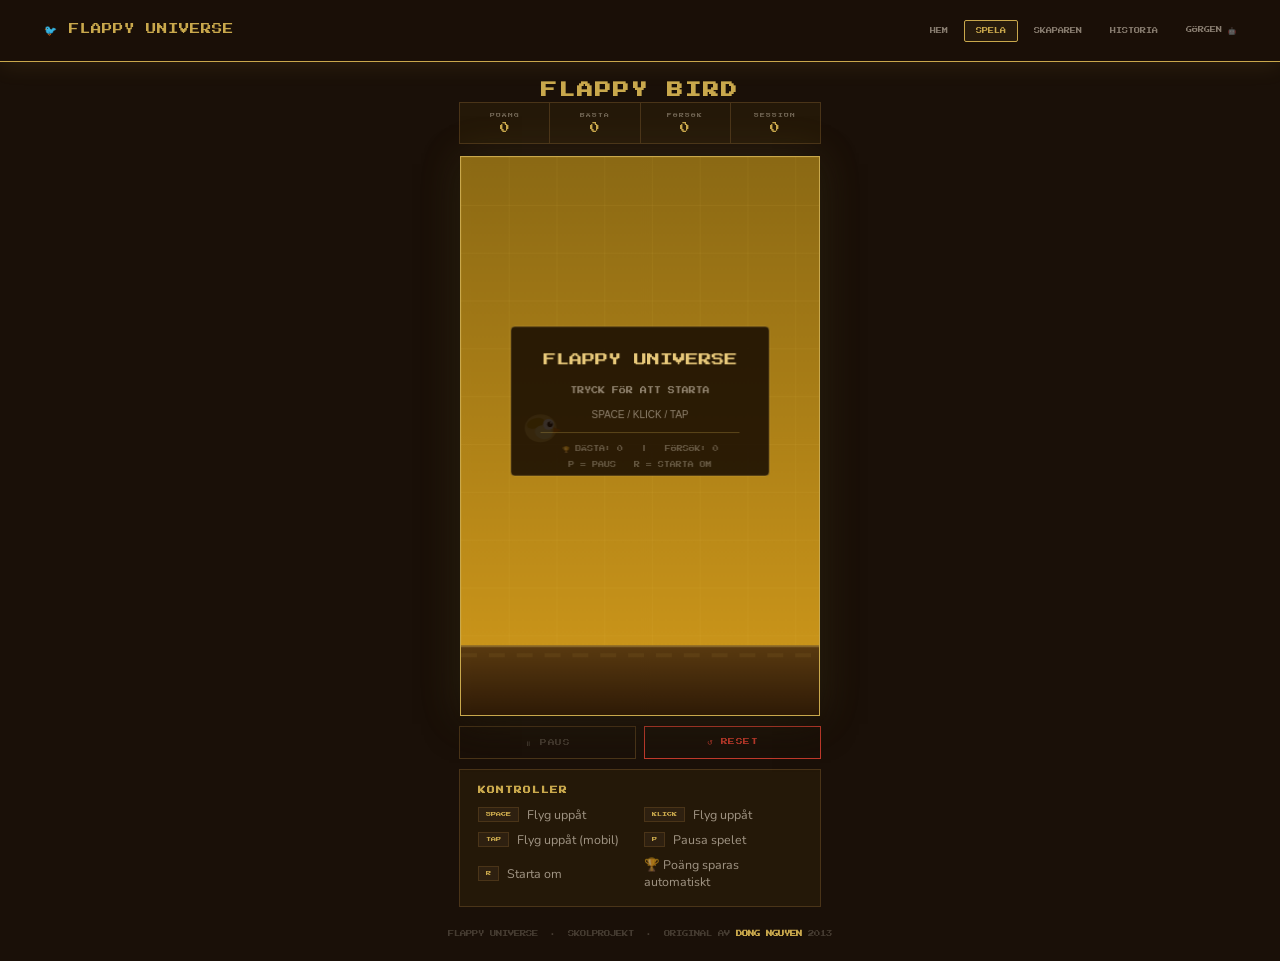
<file: spelet.html>
<!DOCTYPE html>
<html lang="sv">
<head>
<meta charset="UTF-8">
<meta name="viewport" content="width=device-width, initial-scale=1.0">
<title>Spela – Flappy Universe</title>
<link href="https://fonts.googleapis.com/css2?family=Press+Start+2P&family=Nunito:wght@700&display=swap" rel="stylesheet">
<style>
:root { --guld:#c9a84c; --guld2:#e8c97a; --mork:#1a1008; --yta:#241808; --yta2:#2e2010; --kant:#4a3418; --text:#f5ead8; --creme:#f9f3e8; }
* { margin:0; padding:0; box-sizing:border-box; }
body { background:var(--mork); font-family:'Nunito',sans-serif; color:var(--text); display:flex; flex-direction:column; align-items:center; min-height:100vh; overflow-x:hidden; }

nav { width:100%; background:rgba(26,16,8,.98); border-bottom:1px solid var(--guld); box-shadow:0 2px 24px rgba(201,168,76,.12); display:flex; align-items:center; padding:0 32px; height:62px; gap:4px; flex-shrink:0; }
.logo { font-family:'Press Start 2P',monospace; font-size:.65rem; color:var(--guld); text-decoration:none; margin-right:auto; letter-spacing:1px; }
nav a { font-family:'Press Start 2P',monospace; font-size:.38rem; color:rgba(245,234,216,.5); text-decoration:none; padding:7px 11px; border:1px solid transparent; border-radius:2px; transition:.2s; white-space:nowrap; }
nav a:hover,nav a.on { color:var(--guld); border-color:var(--guld); background:rgba(201,168,76,.07); }

h1 { font-family:'Press Start 2P',monospace; color:var(--guld); font-size:clamp(.7rem,2.5vw,1rem); margin:20px 0 4px; text-align:center; letter-spacing:2px; }

/* STATS BAR */
.stats-bar {
  display:flex; gap:0; margin-bottom:12px;
  background:var(--yta); border:1px solid var(--kant);
  max-width:calc(360px + 2px);
  width:calc(100vw - 24px);
}
.stat-box {
  flex:1; padding:10px 6px; text-align:center;
  border-right:1px solid var(--kant);
}
.stat-box:last-child { border-right:none; }
.stat-box .lbl { font-family:'Press Start 2P',monospace; font-size:.3rem; color:rgba(245,234,216,.35); letter-spacing:1px; display:block; margin-bottom:5px; }
.stat-box .val { font-family:'Press Start 2P',monospace; font-size:.6rem; color:var(--guld); display:block; }

/* CANVAS */
#wrap { position:relative; line-height:0; }
canvas { display:block; border:1px solid var(--guld); box-shadow:0 0 40px rgba(201,168,76,.15), 0 8px 32px rgba(0,0,0,.5); cursor:pointer; touch-action:none; max-width:calc(100vw - 24px); }

/* KONTROLLER */
.controls {
  display:flex; gap:8px; margin-top:10px;
  max-width:calc(360px + 2px);
  width:calc(100vw - 24px);
}
.ctrl-btn {
  flex:1; font-family:'Press Start 2P',monospace; font-size:.42rem;
  padding:11px 8px; background:transparent; color:var(--guld);
  border:1px solid var(--guld); cursor:pointer; transition:.2s;
  letter-spacing:.5px;
}
.ctrl-btn:hover { background:rgba(201,168,76,.1); }
.ctrl-btn:disabled { color:rgba(245,234,216,.2); border-color:var(--kant); cursor:default; }
.ctrl-btn.danger { color:#c0392b; border-color:#c0392b; }
.ctrl-btn.danger:hover { background:rgba(192,57,43,.1); }

/* INSTRUKTIONER */
.instructions {
  max-width:362px; width:calc(100vw - 24px);
  background:var(--yta); border:1px solid var(--kant);
  margin-top:10px; padding:16px 18px;
}
.instructions h3 { font-family:'Press Start 2P',monospace; font-size:.48rem; color:var(--guld); margin-bottom:12px; letter-spacing:1px; }
.instr-grid { display:grid; grid-template-columns:1fr 1fr; gap:8px; }
.instr-item { display:flex; align-items:center; gap:8px; font-size:.78rem; color:rgba(245,234,216,.6); }
.instr-key { font-family:'Press Start 2P',monospace; font-size:.32rem; padding:4px 7px; background:var(--yta2); border:1px solid var(--kant); color:var(--guld); white-space:nowrap; }

footer { margin-top:auto; padding:20px; font-family:'Press Start 2P',monospace; font-size:.4rem; color:rgba(245,234,216,.2); text-align:center; line-height:2.2; }
footer b { color:var(--guld); }

@media(max-width:600px){ nav a{font-size:.32rem;padding:5px 7px;} .logo{font-size:.55rem;} nav{padding:0 16px;} .instr-grid{grid-template-columns:1fr;} }
</style>
</head>
<body>

<nav>
  <a href="index.html" class="logo">🐦 FLAPPY UNIVERSE</a>
  <a href="index.html">HEM</a>
  <a href="spelet.html" class="on">SPELA</a>
  <a href="skaparen.html">SKAPAREN</a>
  <a href="historia.html">HISTORIA</a>
  <a href="gorgen.html">GÖRGEN 🤖</a>
</nav>

<h1>FLAPPY BIRD</h1>

<!-- STATS -->
<div class="stats-bar">
  <div class="stat-box">
    <span class="lbl">POÄNG</span>
    <span class="val" id="scoreEl">0</span>
  </div>
  <div class="stat-box">
    <span class="lbl">BÄSTA</span>
    <span class="val" id="bestEl">0</span>
  </div>
  <div class="stat-box">
    <span class="lbl">FÖRSÖK</span>
    <span class="val" id="attemptsEl">0</span>
  </div>
  <div class="stat-box">
    <span class="lbl">SESSION</span>
    <span class="val" id="sessionEl">0</span>
  </div>
</div>

<div id="wrap">
  <canvas id="c"></canvas>
</div>

<!-- KNAPPAR -->
<div class="controls">
  <button class="ctrl-btn" id="pauseBtn" onclick="togglePause()" disabled>⏸ PAUS</button>
  <button class="ctrl-btn danger" id="resetBtn" onclick="resetStats()">↺ RESET</button>
</div>

<!-- INSTRUKTIONER -->
<div class="instructions">
  <h3>KONTROLLER</h3>
  <div class="instr-grid">
    <div class="instr-item"><span class="instr-key">SPACE</span> Flyg uppåt</div>
    <div class="instr-item"><span class="instr-key">KLICK</span> Flyg uppåt</div>
    <div class="instr-item"><span class="instr-key">TAP</span> Flyg uppåt (mobil)</div>
    <div class="instr-item"><span class="instr-key">P</span> Pausa spelet</div>
    <div class="instr-item"><span class="instr-key">R</span> Starta om</div>
    <div class="instr-item">🏆 Poäng sparas automatiskt</div>
  </div>
</div>

<footer>FLAPPY UNIVERSE &nbsp;·&nbsp; SKOLPROJEKT &nbsp;·&nbsp; ORIGINAL AV <b>DONG NGUYEN</b> 2013</footer>

<script>
const canvas = document.getElementById('c');
const ctx = canvas.getContext('2d');
const W = 360, H = 560;
canvas.width = W; canvas.height = H;

function fit() {
  const mw = Math.min(W, window.innerWidth - 24);
  canvas.style.width = mw + 'px';
  canvas.style.height = Math.round(mw * H / W) + 'px';
}
fit(); window.addEventListener('resize', fit);

const GROUND = H - 70, GRAVITY = 0.38, FLAP = -7.8, PW = 52, GAP = 148, PMIN = 60, PMAX = GROUND - GAP - 60;

// SPARAD DATA
let best       = +localStorage.getItem('fb_best') || 0;
let totalAttempts = +localStorage.getItem('fb_attempts') || 0;
let sessionBest = 0;

// SPELSTATE
let state = 'idle'; // idle | playing | paused | dead
let score = 0, raf = null;
const B = { x:80, y:H/2, vy:0, r:16, angle:0, wing:0 };
let pipes = [], ptimer = 0, groundX = 0, parts = [];

// UI
function updateUI() {
  document.getElementById('scoreEl').textContent = score;
  document.getElementById('bestEl').textContent = best;
  document.getElementById('attemptsEl').textContent = totalAttempts;
  document.getElementById('sessionEl').textContent = sessionBest;
  document.getElementById('pauseBtn').disabled = (state === 'idle' || state === 'dead');
  document.getElementById('pauseBtn').textContent = state === 'paused' ? '▶ FORTSÄTT' : '⏸ PAUS';
}

function resetStats() {
  if (!confirm('Vill du verkligen nollställa all statistik?')) return;
  best = 0; totalAttempts = 0; sessionBest = 0;
  localStorage.setItem('fb_best', 0);
  localStorage.setItem('fb_attempts', 0);
  score = 0;
  updateUI();
}

// INPUT
function onInput() {
  if (state === 'idle') { startGame(); return; }
  if (state === 'playing') { B.vy = FLAP; }
  if (state === 'paused') { resumeGame(); }
}

function togglePause() {
  if (state === 'playing') { pauseGame(); }
  else if (state === 'paused') { resumeGame(); }
}

function pauseGame() {
  state = 'paused';
  cancelAnimationFrame(raf);
  render();
  updateUI();
}

function resumeGame() {
  state = 'playing';
  updateUI();
  let last = 0;
  function loop(t) {
    const dt = Math.min((t - last) / 16.67, 3); last = t;
    update(dt); render();
    if (state === 'playing') raf = requestAnimationFrame(loop);
  }
  raf = requestAnimationFrame(loop);
}

function onPointer(e) {
  e.preventDefault();
  if (state === 'dead') {
    const s = canvas.getBoundingClientRect().width / W;
    const cx = e.offsetX / s, cy = e.offsetY / s;
    if (cx > W/2 - 80 && cx < W/2 + 80 && cy > H/2 + 24 && cy < H/2 + 68) {
      startGame(); return;
    }
  }
  onInput();
}

document.addEventListener('keydown', e => {
  if (e.code === 'Space' || e.code === 'ArrowUp') { e.preventDefault(); onInput(); }
  if (e.code === 'KeyP') { e.preventDefault(); togglePause(); }
  if (e.code === 'KeyR') { e.preventDefault(); if (state === 'dead' || state === 'idle') startGame(); }
});
canvas.addEventListener('pointerdown', onPointer);

// GAME LOOP
function startGame() {
  totalAttempts++;
  localStorage.setItem('fb_attempts', totalAttempts);
  state = 'playing'; score = 0; pipes = []; parts = []; ptimer = 0; groundX = 0;
  B.y = H/2; B.vy = FLAP; B.angle = 0;
  updateUI();
  cancelAnimationFrame(raf);
  let last = 0;
  function loop(t) {
    const dt = Math.min((t - last) / 16.67, 3); last = t;
    update(dt); render();
    if (state === 'playing') raf = requestAnimationFrame(loop);
  }
  raf = requestAnimationFrame(loop);
}

function die() {
  state = 'dead';
  if (score > best) { best = score; localStorage.setItem('fb_best', best); }
  if (score > sessionBest) { sessionBest = score; }
  updateUI();
  spawnParts(B.x, B.y);
  render();
}

function update(dt) {
  if (state !== 'playing') return;
  B.vy += GRAVITY * dt; B.vy = Math.min(B.vy, 12);
  B.y += B.vy * dt;
  B.angle = Math.max(-0.45, Math.min(1.3, B.vy * 0.065));
  B.wing += 0.3 * dt;
  const spd = 2.5 + score * 0.05;
  groundX -= spd * dt; if (groundX < -28) groundX += 28;
  ptimer += dt;
  if (ptimer >= 90) { ptimer = 0; pipes.push({ x:W, topH:Math.random()*(PMAX-PMIN)+PMIN, passed:false }); }
  for (let i = pipes.length-1; i >= 0; i--) {
    pipes[i].x -= spd * dt;
    if (pipes[i].x + PW < -10) { pipes.splice(i,1); continue; }
    if (!pipes[i].passed && pipes[i].x + PW < B.x - B.r) {
      pipes[i].passed = true; score++;
      document.getElementById('scoreEl').textContent = score;
    }
  }
  for (let i = parts.length-1; i >= 0; i--) {
    const p = parts[i]; p.x += p.vx*dt; p.y += p.vy*dt; p.vy += 0.25*dt; p.life -= 0.025*dt;
    if (p.life <= 0) parts.splice(i,1);
  }
  if (B.y + B.r > GROUND || B.y - B.r < 0) { die(); return; }
  for (const p of pipes) {
    if (B.x+B.r-5 > p.x && B.x-B.r+5 < p.x+PW) {
      if (B.y-B.r+5 < p.topH || B.y+B.r-5 > p.topH+GAP) { die(); return; }
    }
  }
}

// RENDER
function render() {
  const sky = ctx.createLinearGradient(0,0,0,GROUND);
  sky.addColorStop(0,'#8b6914'); sky.addColorStop(1,'#c9941a');
  ctx.fillStyle = sky; ctx.fillRect(0,0,W,GROUND);

  ctx.fillStyle='rgba(255,220,100,0.06)';
  for(let x=0;x<W;x+=48) ctx.fillRect(x,0,1,GROUND);
  for(let y=0;y<GROUND;y+=48) ctx.fillRect(0,y,W,1);

  for (const p of pipes) drawPipe(p.x, p.topH);

  const g = ctx.createLinearGradient(0,GROUND,0,H);
  g.addColorStop(0,'#5a3a10'); g.addColorStop(1,'#2e1a06');
  ctx.fillStyle = g; ctx.fillRect(0,GROUND,W,H-GROUND);
  ctx.fillStyle='rgba(201,168,76,0.4)'; ctx.fillRect(0,GROUND,W,2);
  ctx.fillStyle='rgba(201,168,76,0.08)';
  for(let x=groundX;x<W;x+=28) ctx.fillRect(x,GROUND+8,16,4);

  drawBird();

  for (const p of parts) {
    ctx.globalAlpha = Math.max(0,p.life);
    ctx.fillStyle = p.col;
    ctx.fillRect(p.x-p.s/2, p.y-p.s/2, p.s, p.s);
  }
  ctx.globalAlpha = 1;

  if (state === 'playing') {
    ctx.textAlign='center';
    ctx.font='bold 26px "Press Start 2P",monospace';
    ctx.fillStyle='rgba(201,168,76,0.2)'; ctx.fillText(score, W/2+2, 52);
    ctx.fillStyle='#e8c97a'; ctx.fillText(score, W/2, 50);
    ctx.textAlign='left';
  }

  if (state === 'idle')   drawIdle();
  if (state === 'paused') drawPaused();
  if (state === 'dead')   drawDead();
}

function drawPipe(x, topH) {
  const cH=20, cW=PW+12, cX=x-6, botY=topH+GAP, botH=GROUND-botY;
  ctx.fillStyle='#5a3a10'; ctx.fillRect(x,0,PW,topH-cH);
  ctx.fillStyle='#6b4a18'; ctx.fillRect(cX,topH-cH,cW,cH);
  ctx.fillStyle='rgba(201,168,76,0.2)'; ctx.fillRect(x+5,0,7,topH-cH);
  ctx.strokeStyle='rgba(201,168,76,0.35)'; ctx.lineWidth=1; ctx.strokeRect(cX,topH-cH,cW,cH);
  ctx.fillStyle='#6b4a18'; ctx.fillRect(cX,botY,cW,cH); ctx.strokeRect(cX,botY,cW,cH);
  ctx.fillStyle='#5a3a10'; ctx.fillRect(x,botY+cH,PW,botH-cH);
  ctx.fillStyle='rgba(201,168,76,0.2)'; ctx.fillRect(x+5,botY+cH,7,botH-cH);
}

function drawBird() {
  ctx.save(); ctx.translate(B.x,B.y); ctx.rotate(B.angle);
  ctx.fillStyle='#f7c948'; ctx.beginPath(); ctx.ellipse(0,0,16,14,0,0,Math.PI*2); ctx.fill();
  const wy=Math.sin(B.wing)*5;
  ctx.fillStyle='#d4a000'; ctx.beginPath(); ctx.ellipse(-5,-3+wy,9,5,-0.3,0,Math.PI*2); ctx.fill();
  ctx.fillStyle='#ffe98a'; ctx.beginPath(); ctx.ellipse(3,4,9,7,0.2,0,Math.PI*2); ctx.fill();
  ctx.fillStyle='#fff'; ctx.beginPath(); ctx.arc(8,-4,5.5,0,Math.PI*2); ctx.fill();
  ctx.fillStyle='#1a1008'; ctx.beginPath(); ctx.arc(9.5,-4,2.8,0,Math.PI*2); ctx.fill();
  ctx.fillStyle='#fff'; ctx.beginPath(); ctx.arc(10.5,-5.5,1,0,Math.PI*2); ctx.fill();
  ctx.fillStyle='#ff8c00'; ctx.beginPath(); ctx.moveTo(13,-1); ctx.lineTo(21,2); ctx.lineTo(13,5); ctx.closePath(); ctx.fill();
  ctx.restore();
}

function rr(x,y,w,h,r) {
  ctx.beginPath(); ctx.moveTo(x+r,y); ctx.lineTo(x+w-r,y);
  ctx.quadraticCurveTo(x+w,y,x+w,y+r); ctx.lineTo(x+w,y+h-r);
  ctx.quadraticCurveTo(x+w,y+h,x+w-r,y+h); ctx.lineTo(x+r,y+h);
  ctx.quadraticCurveTo(x,y+h,x,y+h-r); ctx.lineTo(x,y+r);
  ctx.quadraticCurveTo(x,y,x+r,y); ctx.closePath();
}

function drawIdle() {
  ctx.fillStyle='rgba(20,10,2,0.85)'; rr(W/2-130,H/2-110,260,150,4); ctx.fill();
  ctx.strokeStyle='rgba(201,168,76,0.4)'; ctx.lineWidth=1; rr(W/2-130,H/2-110,260,150,4); ctx.stroke();
  ctx.textAlign='center';
  ctx.fillStyle='#e8c97a'; ctx.font='13px "Press Start 2P",monospace';
  ctx.fillText('FLAPPY UNIVERSE', W/2, H/2-70);
  ctx.fillStyle='rgba(245,234,216,0.5)'; ctx.font='7px "Press Start 2P",monospace';
  ctx.fillText('TRYCK FÖR ATT STARTA', W/2, H/2-42);
  ctx.font='10px sans-serif';
  ctx.fillText('SPACE / KLICK / TAP', W/2, H/2-18);
  ctx.fillStyle='rgba(201,168,76,0.3)'; ctx.fillRect(W/2-100,H/2-4,200,1);
  ctx.fillStyle='rgba(245,234,216,0.3)'; ctx.font='6px "Press Start 2P",monospace';
  ctx.fillText('🏆 BÄSTA: ' + best + '   |   FÖRSÖK: ' + totalAttempts, W/2, H/2+16);
  ctx.fillText('P = PAUS   R = STARTA OM', W/2, H/2+32);
  ctx.textAlign='left';
}

function drawPaused() {
  ctx.fillStyle='rgba(20,10,2,0.80)'; rr(W/2-110,H/2-80,220,130,4); ctx.fill();
  ctx.strokeStyle='rgba(201,168,76,0.4)'; ctx.lineWidth=1; rr(W/2-110,H/2-80,220,130,4); ctx.stroke();
  ctx.textAlign='center';
  ctx.fillStyle='#e8c97a'; ctx.font='14px "Press Start 2P",monospace';
  ctx.fillText('⏸ PAUS', W/2, H/2-38);
  ctx.fillStyle='rgba(245,234,216,0.5)'; ctx.font='7px "Press Start 2P",monospace';
  ctx.fillText('TRYCK FÖR ATT FORTSÄTTA', W/2, H/2-10);
  ctx.fillText('SPACE / KLICK / P', W/2, H/2+10);
  ctx.fillStyle='rgba(201,168,76,0.3)'; ctx.fillRect(W/2-80,H/2+22,160,1);
  ctx.fillStyle='rgba(245,234,216,0.3)'; ctx.font='6px "Press Start 2P",monospace';
  ctx.fillText('POÄNG: ' + score + '   |   BÄSTA: ' + best, W/2, H/2+38);
  ctx.textAlign='left';
}

function drawDead() {
  ctx.fillStyle='rgba(20,10,2,0.88)'; rr(W/2-130,H/2-140,260,245,4); ctx.fill();
  ctx.strokeStyle='rgba(201,168,76,0.35)'; ctx.lineWidth=1; rr(W/2-130,H/2-140,260,245,4); ctx.stroke();
  ctx.textAlign='center';
  ctx.fillStyle='#c0392b'; ctx.font='12px "Press Start 2P",monospace';
  ctx.fillText('GAME OVER', W/2, H/2-102);

  // Ny rekord?
  if (score === best && score > 0) {
    ctx.fillStyle='#e8c97a'; ctx.font='7px "Press Start 2P",monospace';
    ctx.fillText('✦ NYTT REKORD! ✦', W/2, H/2-78);
  }

  ctx.fillStyle='rgba(245,234,216,0.35)'; ctx.font='6px "Press Start 2P",monospace';
  ctx.fillText('POÄNG', W/2, H/2-58);
  ctx.fillStyle='#e8c97a'; ctx.font='22px "Press Start 2P",monospace';
  ctx.fillText(score, W/2, H/2-30);

  // Separator
  ctx.fillStyle='rgba(201,168,76,0.2)'; ctx.fillRect(W/2-90,H/2-14,180,1);

  ctx.fillStyle='rgba(245,234,216,0.35)'; ctx.font='6px "Press Start 2P",monospace';
  ctx.fillText('ALL-TIME BÄSTA: ' + best, W/2, H/2+2);
  ctx.fillText('SESSION BÄSTA:  ' + sessionBest, W/2, H/2+18);
  ctx.fillText('TOTALT FÖRSÖK:  ' + totalAttempts, W/2, H/2+34);

  // Spela igen-knapp
  ctx.fillStyle='rgba(201,168,76,0.12)'; rr(W/2-80,H/2+48,160,40,3); ctx.fill();
  ctx.strokeStyle='rgba(201,168,76,0.5)'; ctx.lineWidth=1; rr(W/2-80,H/2+48,160,40,3); ctx.stroke();
  ctx.fillStyle='#e8c97a'; ctx.font='8px "Press Start 2P",monospace';
  ctx.fillText('▶ SPELA IGEN', W/2, H/2+74);
  ctx.textAlign='left';
}

function spawnParts(x,y) {
  const cols=['#c9a84c','#e8c97a','#f5ead8','#c0392b'];
  for(let i=0;i<14;i++) {
    const a=(Math.PI*2/14)*i+Math.random()*.4, spd=2+Math.random()*5;
    parts.push({x,y,vx:Math.cos(a)*spd,vy:Math.sin(a)*spd-1,life:1,s:4+Math.random()*5,col:cols[i%4]});
  }
}

// IDLE LOOP
updateUI();
function idleLoop(t) {
  if (state !== 'idle') return;
  B.y = H/2 + Math.sin(t*.003)*10; B.vy=0; B.angle=0; B.wing=t*.012;
  render(); requestAnimationFrame(idleLoop);
}
requestAnimationFrame(idleLoop);
</script>
</body>
</html>
</file>
